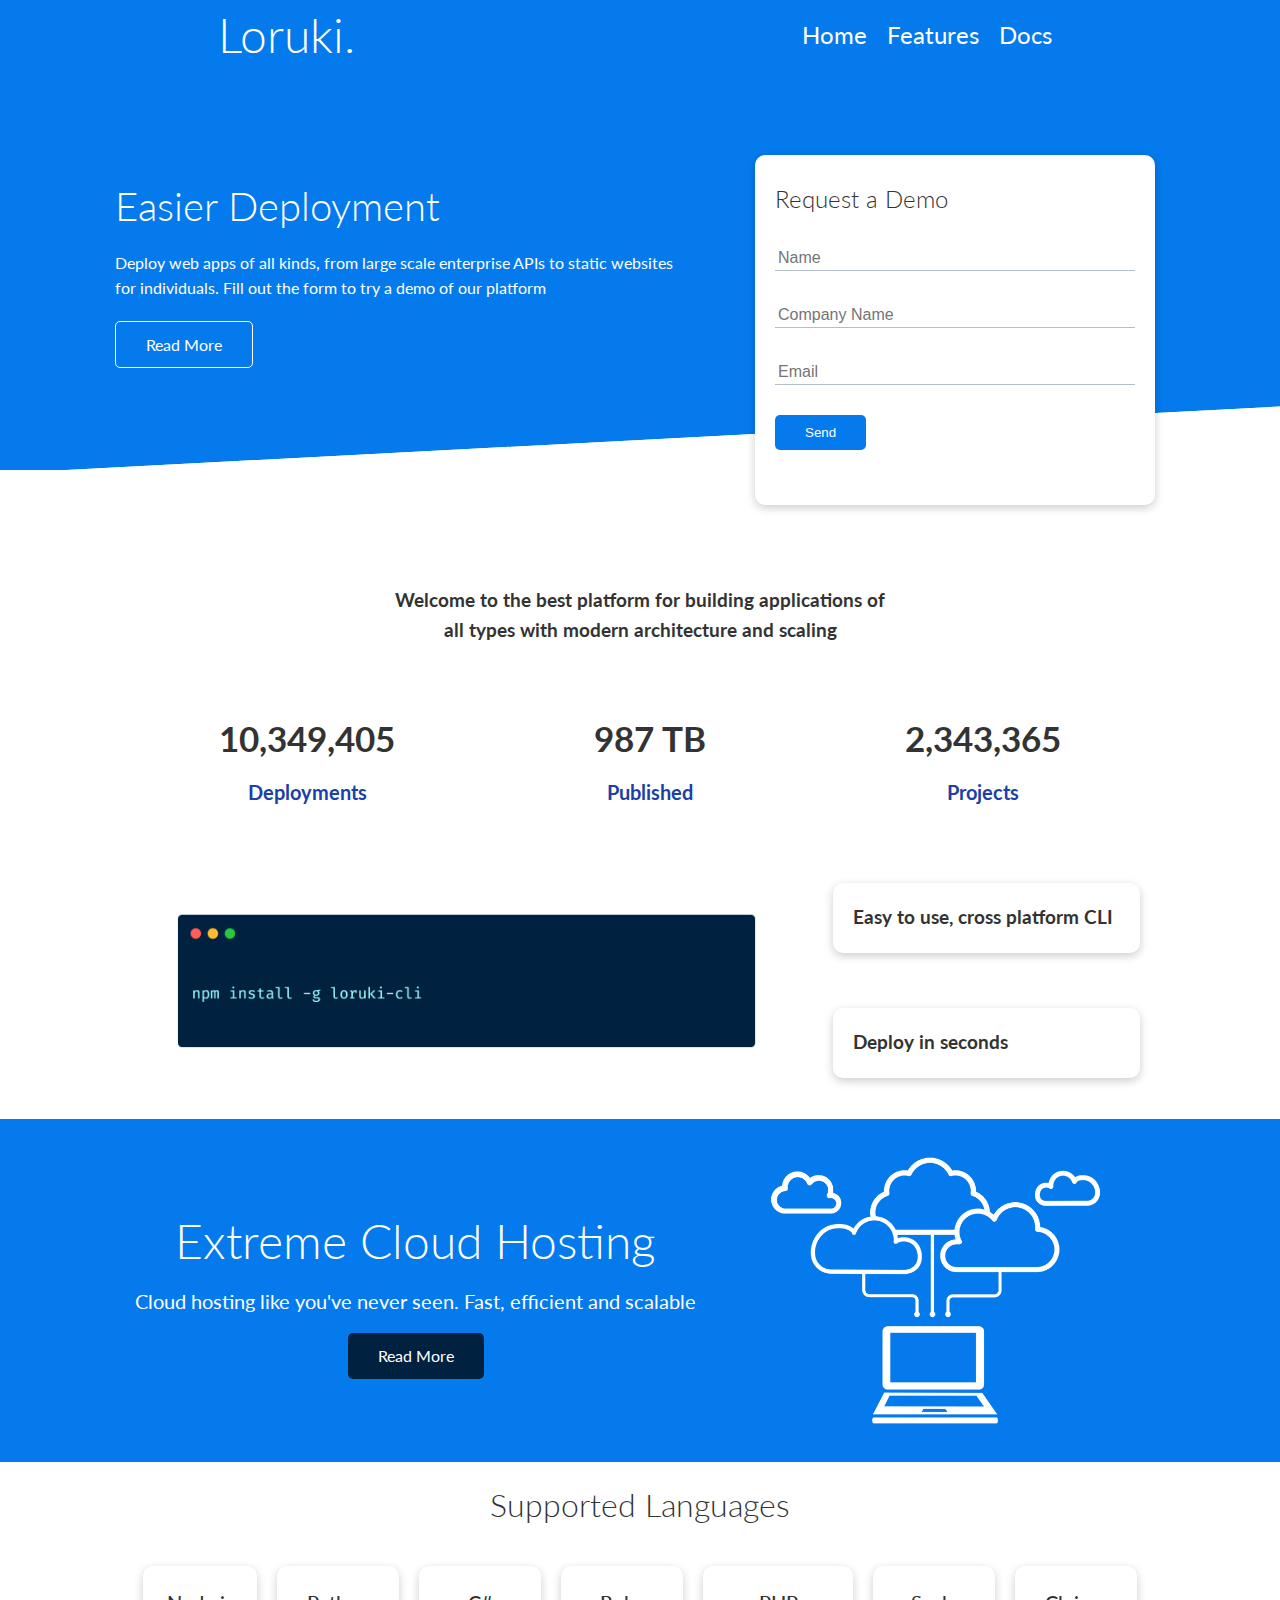
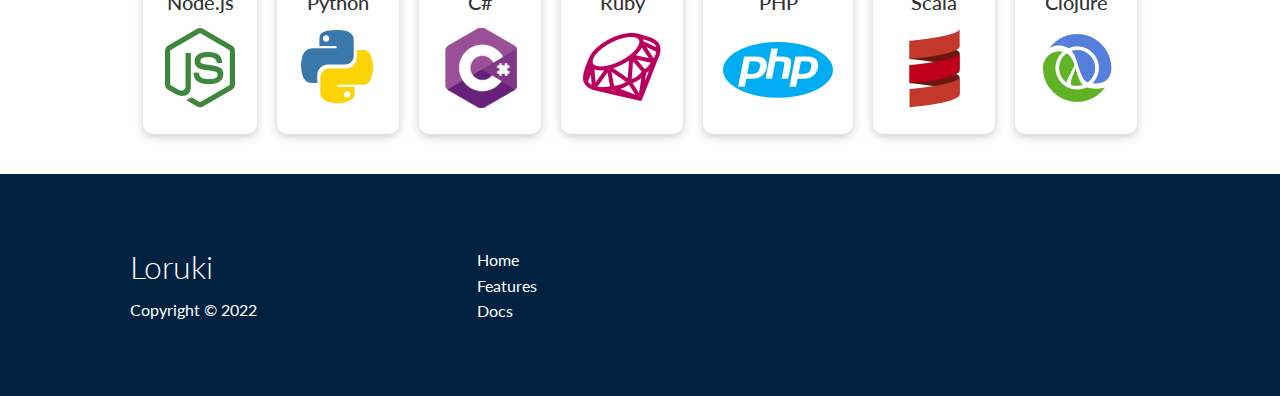
<file: index.html>
<!DOCTYPE html>
<html lang="en">
    <head>
        <meta charset="UTF-8" />
        <meta http-equiv="X-UA-Compatible" content="IE=edge" />
        <meta name="viewport" content="width=device-width, initial-scale=1.0" />
        <link
            rel="stylesheet"
            href="https://cdnjs.cloudflare.com/ajax/libs/font-awesome/6.1.2/css/all.min.css"
            integrity="sha512-1sCRPdkRXhBV2PBLUdRb4tMg1w2YPf37qatUFeS7zlBy7jJI8Lf4VHwWfZZfpXtYSLy85pkm9GaYVYMfw5BC1A=="
            crossorigin="anonymous"
            referrerpolicy="no-referrer"
        />
        <link rel="stylesheet" href="css/style.css" />
        <link rel="stylesheet" href="css/utilities.css" />
        <title>Loruki | Cloud Hosting For Everyone</title>
    </head>
    <body>
        <!-- Navbar -->
        <!-- <button class="hidden back">
            <i class="fas fa-arrow-up"></i>
        </button> -->
        <div class="navbar">
            <div class="flex">
                <h1 class="logo">Loruki.</h1>
                <nav class="fnav">
                    <ul>
                        <li><a href="index.html">Home</a></li>
                        <li><a href="Features.html">Features</a></li>
                        <li><a href="Docs.html">Docs</a></li>
                    </ul>
                </nav>
            </div>
        </div>

        <!-- Showcase -->
        <section id="top" name="top" class="showcase">
            <div class="container grid">
                <div class="showcase-text">
                    <h1>Easier Deployment</h1>
                    <p>
                        Deploy web apps of all kinds, from large scale
                        enterprise APIs to static websites for individuals. Fill
                        out the form to try a demo of our platform
                    </p>
                    <a href="features.html" class="btn btn-s btn-outline"
                        >Read More</a
                    >
                </div>

                <div class="showcase-form card">
                    <h2>Request a Demo</h2>
                    <form
                        name="contact"
                        method="POST"
                        data-netlify="true"
                        netlify-honeypot=""
                        bot-field
                    >
                     
                        <div class="form-control">
                            <input
                                type="text"
                                name="name"
                                placeholder="Name"
                                required
                            />
                        </div>
                        <div class="form-control">
                            <input
                                type="text"
                                name="company"
                                placeholder="Company Name"
                                required
                            />
                        </div>
                        <div class="form-control">
                            <input
                                type="email"
                                name="email"
                                placeholder="Email"
                                required
                            />
                        </div>
                        <input
                            type="submit"
                            value="Send"
                            class="btn btn-primary"
                        />
                    </form>
                </div>
            </div>
        </section>

        <!-- stats -->
        <section class="stats">
            <div class="container">
                <h3 class="stats-heading text-center my-1">
                    Welcome to the best platform for building applications of
                    all types with modern architecture and scaling
                </h3>
                <div class="things">
                    <div class="things grid grid-3 text-center my-4">
                        <div>
                            <i class="fas fa-server fa-3x"></i>
                            <h3>10,349,405</h3>
                            <p class="text-secondary">Deployments</p>
                        </div>
                        <div>
                            <i class="fas fa-upload fa-3x"></i>
                            <h3>987 TB</h3>
                            <p class="text-secondary">Published</p>
                        </div>
                        <div>
                            <i class="fas fa-project-diagram fa-3x"></i>
                            <h3>2,343,365</h3>
                            <p class="text-secondary">Projects</p>
                        </div>
                    </div>
                </div>
            </div>
        </section>

        <!-- CLI -->
        <section class="cli">
            <div class="container grid">
                <img src="images/cli.png" alt="" />
                <div class="card">
                    <h3>Easy to use, cross platform CLI</h3>
                </div>
                <div class="card">
                    <h3>Deploy in seconds</h3>
                </div>
            </div>
        </section>

        <!-- Cloud Hosting -->
        <section class="cloud bg-primary my-2 py-2">
            <div class="container grid">
                <div class="text-center cloud-desc">
                    <h2 class="lg">Extreme Cloud Hosting</h2>
                    <p class="lead my-1">
                        Cloud hosting like you've never seen. Fast, efficient
                        and scalable
                    </p>
                    <a href="features.html" class="btn btn-dark">Read More</a>
                </div>
                <img src="images/cloud.png" alt="" />
            </div>
        </section>

        <!-- langs -->
        <section class="languages">
            <h2 class="md text-center my-2">Supported Languages</h2>
            <div class="container flex langs">
                <div class="card">
                    <h4>Node.js</h4>
                    <img src="images/logos/node.png" alt="" />
                </div>
                <div class="card">
                    <h4>Python</h4>
                    <img src="images/logos/python.png" alt="" />
                </div>
                <div class="card">
                    <h4>C#</h4>
                    <img src="images/logos/csharp.png" alt="" />
                </div>
                <div class="card">
                    <h4>Ruby</h4>
                    <img src="images/logos/ruby.png" alt="" />
                </div>
                <div class="card">
                    <h4>PHP</h4>
                    <img src="images/logos/php.png" alt="" />
                </div>
                <div class="card">
                    <h4>Scala</h4>
                    <img src="images/logos/scala.png" alt="" />
                </div>
                <div class="card">
                    <h4>Clojure</h4>
                    <img src="images/logos/clojure.png" alt="" />
                </div>
            </div>
        </section>

        <!-- footer -->
        <footer class="footer bg-dark py-5">
            <div class="container grid grid-3">
                <div>
                    <h1>Loruki</h1>
                    <p>Copyright &copy; 2022</p>
                </div>
                <nav>
                    <ul>
                        <li><a href="index.html">Home</a></li>
                        <li><a href="features.html">Features</a></li>
                        <li><a href="docs.html">Docs</a></li>
                    </ul>
                </nav>
                <div class="social">
                    <a href="#"><i class="fab fa-github fa-2x"></i></a>
                    <a href="#"><i class="fab fa-facebook fa-2x"></i></a>
                    <a href="#"><i class="fab fa-instagram fa-2x"></i></a>
                    <a href="#"><i class="fab fa-twitter fa-2x"></i></a>
                </div>
            </div>
        </footer>
        <script src="script.js"></script>
    </body>
</html>
</file>
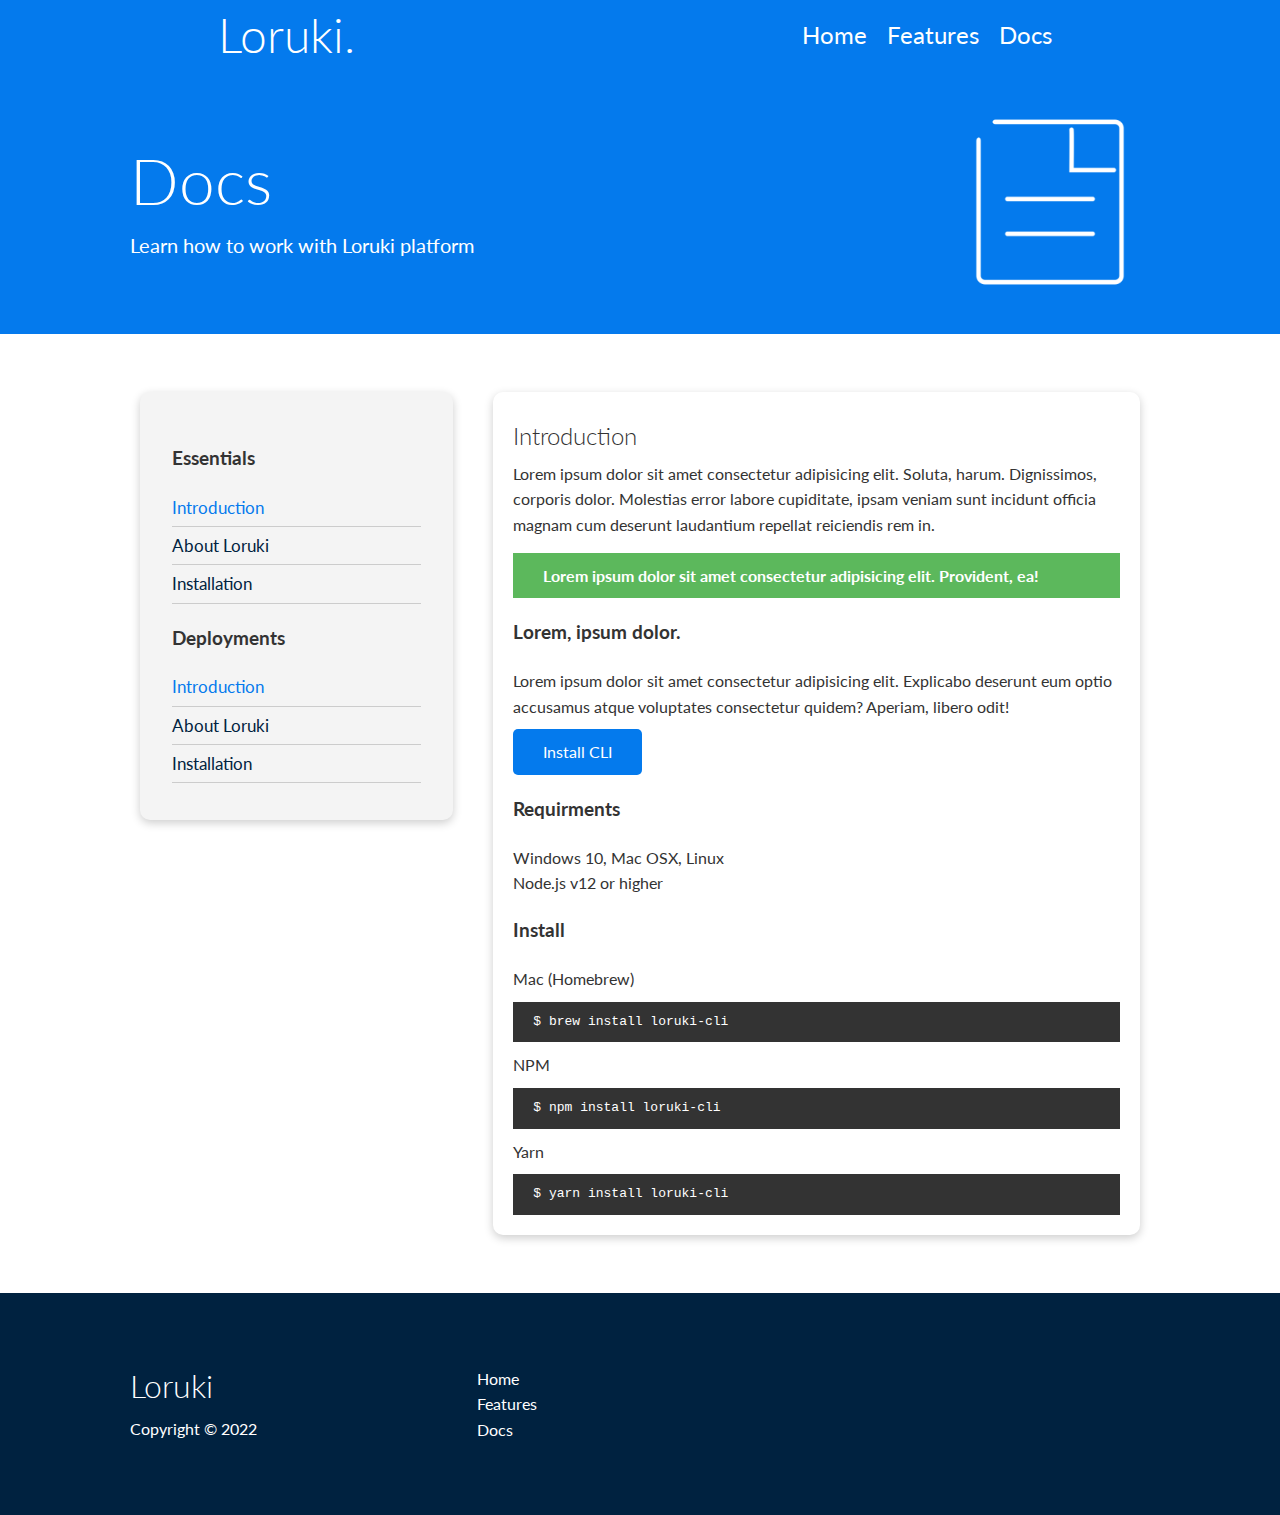
<file: docs.html>
<!DOCTYPE html>
<html lang="en">
    <head>
        <meta charset="UTF-8" />
        <meta http-equiv="X-UA-Compatible" content="IE=edge" />
        <meta name="viewport" content="width=device-width, initial-scale=1.0" />
        <link
            rel="stylesheet"
            href="https://cdnjs.cloudflare.com/ajax/libs/font-awesome/6.1.2/css/all.min.css"
            integrity="sha512-1sCRPdkRXhBV2PBLUdRb4tMg1w2YPf37qatUFeS7zlBy7jJI8Lf4VHwWfZZfpXtYSLy85pkm9GaYVYMfw5BC1A=="
            crossorigin="anonymous"
            referrerpolicy="no-referrer"
        />
        <link rel="stylesheet" href="css/style.css" />
        <link rel="stylesheet" href="css/utilities.css" />
        <title>Loruki | Cloud Hosting For Everyone</title>
    </head>
    <body>
        <!-- Navbar -->
        <!-- <button class="hidden back">
            <i class="fas fa-arrow-up"></i>
        </button> -->
        <div class="navbar">
            <div class="flex">
                <h1 class="logo">Loruki.</h1>
                <nav class="fnav">
                    <ul>
                        <li><a href="index.html">Home</a></li>
                        <li><a href="Features.html">Features</a></li>
                        <li><a href="Docs.html">Docs</a></li>
                    </ul>
                </nav>
            </div>
        </div>

        <!-- Head -->
        <section class="docs-head bg-primary py-3">
            <div class="container grid">
                <div>
                    <h1 class="xl">Docs</h1>
                    <p class="lead">Learn how to work with Loruki platform</p>
                </div>
                <img class="images" src="images/docs.png" alt="" />
            </div>
        </section>

        <!-- docs main -->
        <section class="docs-main my-4">
            <div class="container grid">
                <div class="card bg-light p-3">
                    <h3 class="my-2">Essentials</h3>
                    <nav>
                        <ul>
                            <li><a href="#" class="text-primary">Introduction</a></li>
                            <li><a href="#">About Loruki</a></li>
                            <li><a href="#">Installation</a></li>
                        </ul>
                    </nav>
                    <h3 class="my-2">Deployments</h3>
                    <nav>
                        <ul>
                            <li><a href="#">Introduction</a></li>
                            <li><a href="#">About Loruki</a></li>
                            <li><a href="#">Installation</a></li>
                        </ul>
                    </nav>
                </div>
                <div class="card">
                    <h2>Introduction</h2>
                    <p>
                        Lorem ipsum dolor sit amet consectetur adipisicing elit.
                        Soluta, harum. Dignissimos, corporis dolor. Molestias
                        error labore cupiditate, ipsam veniam sunt incidunt
                        officia magnam cum deserunt laudantium repellat
                        reiciendis rem in.
                    </p>
                    <div class="alert alert-success">
                        <i class="fas fa-info"></i>
                        Lorem ipsum dolor sit amet consectetur adipisicing elit.
                        Provident, ea!
                    </div>
                    <h3>Lorem, ipsum dolor.</h3>
                    <p>
                        Lorem ipsum dolor sit amet consectetur adipisicing elit.
                        Explicabo deserunt eum optio accusamus atque voluptates
                        consectetur quidem? Aperiam, libero odit!
                    </p>
                    <a href="" class="btn btn-primary">Install CLI</a>

                    <h3>Requirments</h3>
                    <ul>
                        <li>Windows 10, Mac OSX, Linux</li>
                        <li>Node.js v12 or higher</li>
                    </ul>

                    <h3>Install</h3>
                    <p>Mac (Homebrew)</p>
                    <pre><code>$ brew install loruki-cli</code></pre>
                    <p>NPM</p>
                    <pre><code>$ npm install loruki-cli</code></pre>
                    <p>Yarn</p>
                    <pre><code>$ yarn install loruki-cli</code></pre>
                </div>
            </div>
        </section>

        <!-- footer -->
        <footer class="footer bg-dark py-5">
            <div class="container grid grid-3">
                <div>
                    <h1>Loruki</h1>
                    <p>Copyright &copy; 2022</p>
                </div>
                <nav>
                    <ul>
                        <li><a href="index.html">Home</a></li>
                        <li><a href="features.html">Features</a></li>
                        <li><a href="docs.html">Docs</a></li>
                    </ul>
                </nav>
                <div class="social">
                    <a href="#"><i class="fab fa-github fa-2x"></i></a>
                    <a href="#"><i class="fab fa-facebook fa-2x"></i></a>
                    <a href="#"><i class="fab fa-instagram fa-2x"></i></a>
                    <a href="#"><i class="fab fa-twitter fa-2x"></i></a>
                </div>
            </div>
        </footer>
        <script src="script.js"></script>
    </body>
</html>
</file>
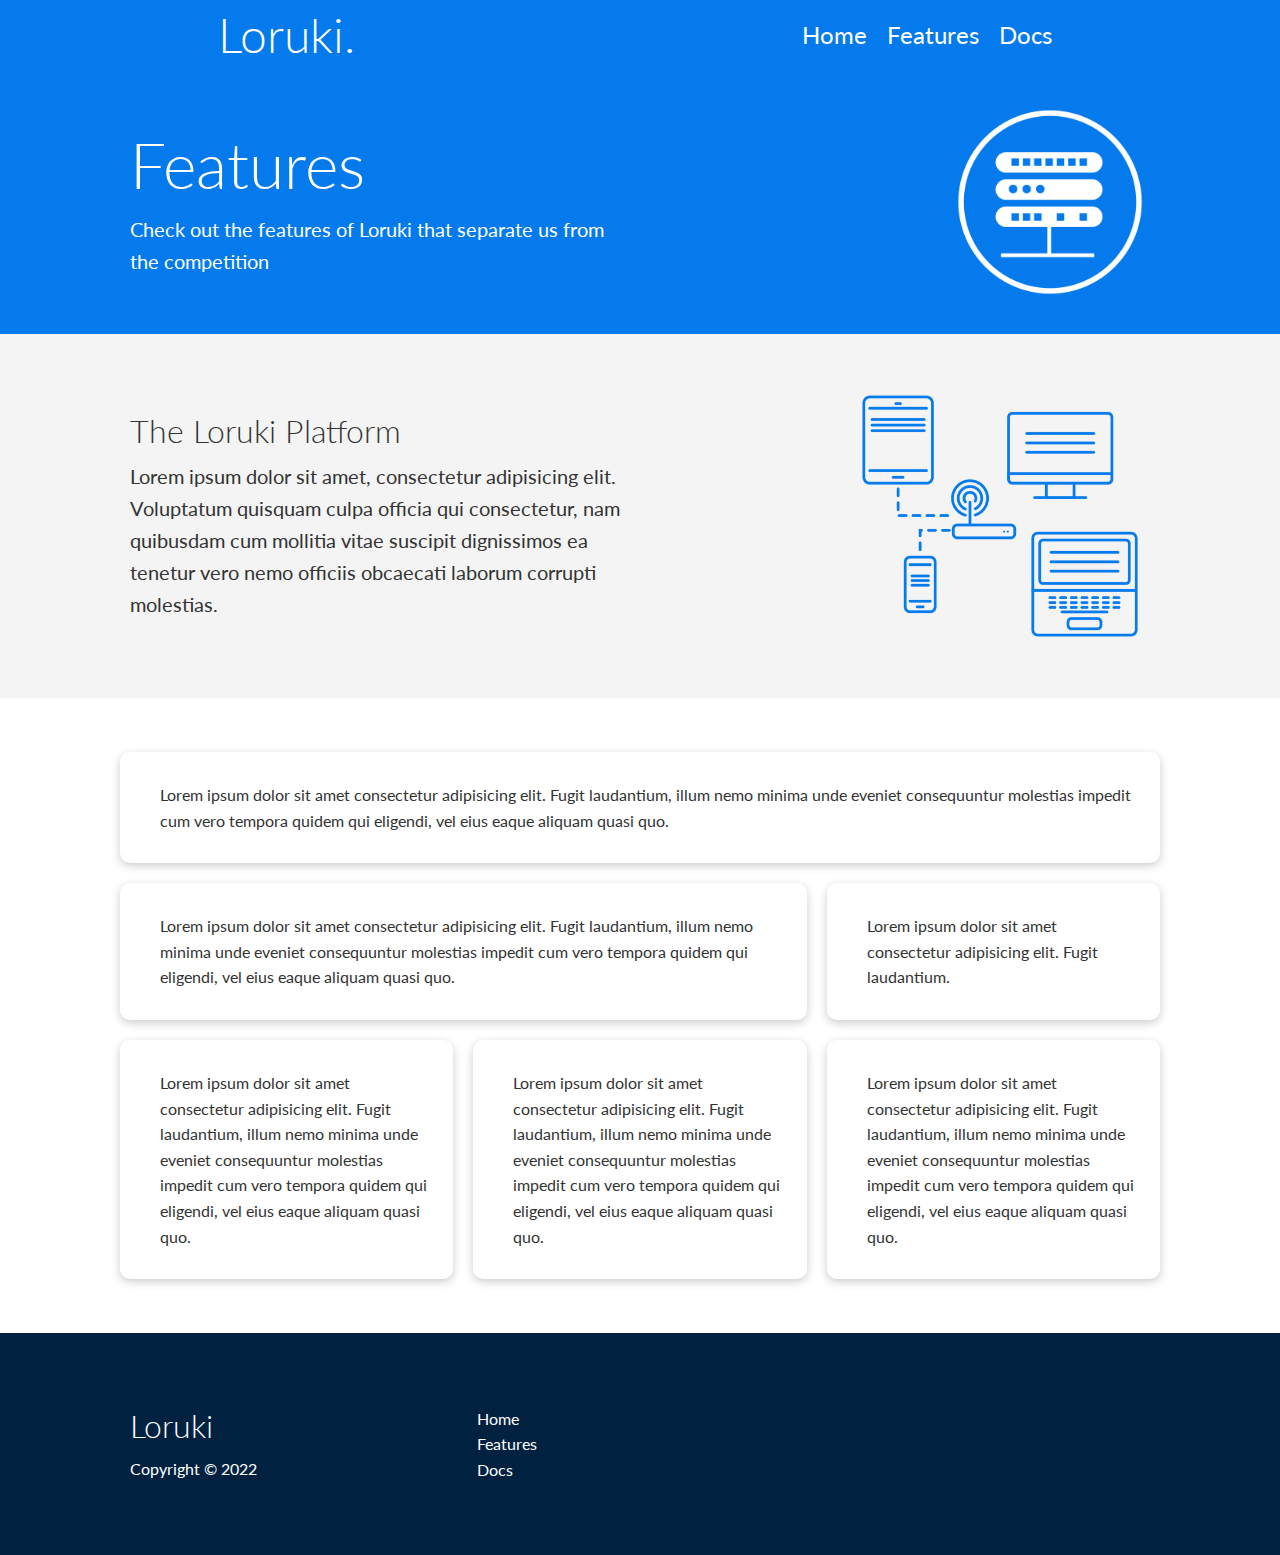
<file: features.html>
<!DOCTYPE html>
<html lang="en">
    <head>
        <meta charset="UTF-8" />
        <meta http-equiv="X-UA-Compatible" content="IE=edge" />
        <meta name="viewport" content="width=device-width, initial-scale=1.0" />
        <link
            rel="stylesheet"
            href="https://cdnjs.cloudflare.com/ajax/libs/font-awesome/6.1.2/css/all.min.css"
            integrity="sha512-1sCRPdkRXhBV2PBLUdRb4tMg1w2YPf37qatUFeS7zlBy7jJI8Lf4VHwWfZZfpXtYSLy85pkm9GaYVYMfw5BC1A=="
            crossorigin="anonymous"
            referrerpolicy="no-referrer"
        />
        <link rel="stylesheet" href="css/style.css" />
        <link rel="stylesheet" href="css/utilities.css" />
        <title>Loruki | Cloud Hosting For Everyone</title>
    </head>
    <body>
        <!-- Navbar -->
        <!-- <button class="hidden back">
            <i class="fas fa-arrow-up"></i>
        </button> -->
        <div class="navbar">
            <div class="flex">
                <h1 class="logo">Loruki.</h1>
                <nav class="fnav">
                    <ul>
                        <li><a href="index.html">Home</a></li>
                        <li><a href="Features.html">Features</a></li>
                        <li><a href="Docs.html">Docs</a></li>
                    </ul>
                </nav>
            </div>
        </div>

        <!-- Head -->
        <section class="features-head bg-primary py-3">
            <div class="container grid">
                <div>
                    <h1 class="xl">Features</h1>
                    <p class="lead">
                        Check out the features of Loruki that separate us from
                        the competition
                    </p>
                </div>
                <img class="images" src="images/server.png" alt="" />
            </div>
        </section>

        <!-- Subhead -->
        <section class="features-sub-head bg-light py-3">
            <div class="container grid">
                <div>
                    <h1 class="md">The Loruki Platform</h1>
                    <p class="lead">
                        Lorem ipsum dolor sit amet, consectetur adipisicing
                        elit. Voluptatum quisquam culpa officia qui consectetur,
                        nam quibusdam cum mollitia vitae suscipit dignissimos ea
                        tenetur vero nemo officiis obcaecati laborum corrupti
                        molestias.
                    </p>
                </div>
                <img src="images/server2.png" alt="" />
            </div>
        </section>

        <section class="features-main my-2">
            <div class="container grid grid-3">
                <div class="card flex">
                    <i class="fas fa-server fa-3x"> </i>
                    <p>
                        Lorem ipsum dolor sit amet consectetur adipisicing elit.
                        Fugit laudantium, illum nemo minima unde eveniet
                        consequuntur molestias impedit cum vero tempora quidem
                        qui eligendi, vel eius eaque aliquam quasi quo.
                    </p>
                </div>
                <div class="card flex">
                    <i class="fas fa-server fa-3x"> </i>
                    <p>
                        Lorem ipsum dolor sit amet consectetur adipisicing elit.
                        Fugit laudantium, illum nemo minima unde eveniet
                        consequuntur molestias impedit cum vero tempora quidem
                        qui eligendi, vel eius eaque aliquam quasi quo.
                    </p>
                </div>
                <div class="card flex">
                    <i class="fas fa-server fa-3x"> </i>
                    <p>
                        Lorem ipsum dolor sit amet consectetur adipisicing elit.
                        Fugit laudantium.
                    </p>
                </div>
                <div class="card flex">
                    <i class="fas fa-server fa-3x"> </i>
                    <p>
                        Lorem ipsum dolor sit amet consectetur adipisicing elit.
                        Fugit laudantium, illum nemo minima unde eveniet
                        consequuntur molestias impedit cum vero tempora quidem
                        qui eligendi, vel eius eaque aliquam quasi quo.
                    </p>
                </div>
                <div class="card flex">
                    <i class="fas fa-server fa-3x"> </i>
                    <p>
                        Lorem ipsum dolor sit amet consectetur adipisicing elit.
                        Fugit laudantium, illum nemo minima unde eveniet
                        consequuntur molestias impedit cum vero tempora quidem
                        qui eligendi, vel eius eaque aliquam quasi quo.
                    </p>
                </div>
                <div class="card flex">
                    <i class="fas fa-server fa-3x"> </i>
                    <p>
                        Lorem ipsum dolor sit amet consectetur adipisicing elit.
                        Fugit laudantium, illum nemo minima unde eveniet
                        consequuntur molestias impedit cum vero tempora quidem
                        qui eligendi, vel eius eaque aliquam quasi quo.
                    </p>
                </div>
            </div>
        </section>

        <!-- footer -->
        <footer class="footer bg-dark py-5">
            <div class="container grid grid-3">
                <div>
                    <h1>Loruki</h1>
                    <p>Copyright &copy; 2022</p>
                </div>
                <nav>
                    <ul>
                        <li><a href="index.html">Home</a></li>
                        <li><a href="features.html">Features</a></li>
                        <li><a href="docs.html">Docs</a></li>
                    </ul>
                </nav>
                <div class="social">
                    <a href="#"><i class="fab fa-github fa-2x"></i></a>
                    <a href="#"><i class="fab fa-facebook fa-2x"></i></a>
                    <a href="#"><i class="fab fa-instagram fa-2x"></i></a>
                    <a href="#"><i class="fab fa-twitter fa-2x"></i></a>
                </div>
            </div>
        </footer>
        <script src="script.js"></script>
    </body>
</html>
</file>
<file: css/style.css>
@import url("https://fonts.googleapis.com/css2?family=Caveat&family=Lato:wght@300&family=Permanent+Marker&family=Poppins:ital,wght@0,100;0,200;0,300;0,400;0,500;0,600;0,700;0,800;0,900;1,100;1,200;1,300;1,400;1,500;1,600;1,700;1,800;1,900&display=swap");

:root {
    --primary-color: #047aed;
    --secondary-color: #1c3fa8;
    --dark-color: #002240;
    --light-color: #f4f4f4;
    --success-color:#5cb85c;
    --error-color:#d9534f;
}

* {
    box-sizing: border-box;
    padding: 0px;
    margin: 0px;
}

body {
    font-family: "Lato", sans-serif;
    color: #333;
    line-height: 1.6;
}

ul {
    list-style-type: none;
}

a {
    text-decoration: none;
    color: #333;
}

h1,
h2 {
    font-weight: 300;
    line-height: 1.2;
    margin: 10px 0;
}

p {
    margin: 10px 0;
}

img {
    width: 100%;
}

code, pre {
    background-color: #333;
    color: #fff;
    padding: 10px;
}

.hidden {
    transition: all 0.2s ease;
    /* visibility: hidden; */
    /* animation: hide 0.5s 1 forwards; */
}
.hidden2 {
    visibility: hidden;
}
.back {
    width: 70px;
    height: 70px;
    font-size: 2rem;
    background-color: #047aed;
    color: #f4f4f4;
    border: #047aed;
    border-radius: 50%;
    position: fixed;
    top: 0;
    z-index: 999999;
    transition: all 1s ease;
    cursor: pointer;
    /* animation: come 0.5s 1 forwards; */
}
@keyframes hide {
    0% {
        opacity: 100%;
    }
    25% {
        opacity: 75%;
    }
    50% {
        opacity: 50%;
    }
    75% {
        opacity: 25%;
    }
    100% {
        opacity: 0%;
        /* visibility: hidden; */
    }
}
@keyframes come {
    0% {
        opacity: 0%;
    }
    25% {
        opacity: 25%;
    }
    50% {
        opacity: 50%;
    }
    75% {
        opacity: 75%;
    }
    100% {
        opacity: 100%;
        /* visibility: visible; */
    }
}
.navbar {
    background-color: var(--primary-color);
    color: #fff;
    height: 70px;
    z-index: 99999;
    position: fixed;
    top: 0px;
    left: 0;
    right: 0;
}

.navbar h1 {
    font-size: 3rem;
}

.navbar ul {
    display: flex;
}

.navbar ul li a {
    color: #fff;
    padding: 0 10px;
    font-size: 1.5rem;
}
.navbar ul li {
    display: flex;
}

.navbar a:hover {
    border-bottom: 2px solid #fff;
}

.navbar .flex {
    justify-content: space-around;
}
/* Showcase */
.showcase {
    height: 400px;
    background-color: var(--primary-color);
    color: #fff;
    position: relative;
}

.showcase-text {
    animation: slideInFromLeft 1s ease;
}

.showcase h1 {
    font-size: 40px;
}

.showcase p {
    margin: 20px 0;
}

.showcase .grid {
    grid-template-columns: 55% 45%;
    gap: 30px;
    overflow: visible;
}

.showcase-form {
    position: relative;
    top: 60px;
    height: 350px;
    width: 400px;
    padding: 40px;
    z-index: 100;
    justify-self: flex-end;
    animation: slideInFromRight 1s ease;
}

.showcase-form .form-control {
    margin: 30px 0;
}

.showcase-form input[type="text"],
.showcase-form input[type="email"] {
    border: 0;
    border-bottom: 1px solid #b4becb;
    width: 100%;
    padding: 3px;
    font-size: 16px;
}

.showcase-form input:focus {
    outline: none;
}

.showcase::before,
.showcase::after {
    content: "";
    position: absolute;
    height: 100px;
    bottom: -70px;
    right: 0;
    left: 0;
    background-color: #fff;
    transform: skewY(-3deg);
    -webkit-transform: skewY(-3deg);
    -moz-transform: skewY(-3deg);
    -ms-transform: skewY(-3deg);
}

.stats {
    padding-top: 100px;
    animation: slideInFromBottom 1s ease;
}

.stats .container {
    display: flex;
    flex-direction: column;
    align-items: center;
}

.stats-heading {
    max-width: 500px;
}

.stats .grid h3 {
    font-size: 35px;
}

.stats .grid p {
    font-size: 20px;
    font-weight: bold;
}

.stats .things {
    display: flex;
    justify-content: space-around;
    width: 100%;
}

/* Cli */
.cli .grid {
    grid-template-columns: repeat(3, 1fr);
    grid-template-rows: repeat(2, 1fr);
}

.cli .grid > *:first-child {
    grid-column: 1 / span 2;
    grid-row: 1 / span 2;
}

.cloud .grid {
    grid-template-columns: 4fr 3fr;
}

/* langs */
.langs {
    display: flex;
    flex-direction: row;
    justify-content: center;
    align-items: center;
    flex-wrap: wrap;
}
.languages .card {
    text-align: center;
    margin: 18px 10px 40px;
    transition: transform 0.2s ease;
}

.langs .card h4 {
    font-size: 20px;
    font-weight: 500;
    margin-bottom: 10px;
}

.languages .card:hover {
    transform: translateY(-15px);
}

/* Features */

.features-head ,.docs-head, .showcase{
    margin-top:70px;
}

.features-head img ,.docs-head img{
    width: 200px;
    justify-self: flex-end;
}

.features-sub-head img {
    width: 300px;
    justify-self: flex-end;
}

.features-main .card > i {
    margin-right: 20px;
}
.features-main .card {
    height: fit-content;
    margin: 0;
}

.features-main .grid {
    padding: 30px;
    grid-auto-flow: dense;
    
}

.features-main .grid >  *:first-child{
    grid-column: 1 / span 3;
}
.features-main .grid >  *:nth-child(2){
    grid-column: 1 / span 2;
}

/* docs */

.docs-main li a {
    color: var(--dark-color);
}
.docs-main ul:first-child li:first-child a {
    color: var(--primary-color);
}

.docs-main h3 {
    margin: 20px 0 ;
}

.docs-main .grid {
    grid-template-columns: 1fr 2fr;
    align-items: start;
}

.docs-main nav li {
    font-size: 17px;
    padding-bottom: 5px;
    margin-bottom: 5px;
    border-bottom: 1px #ccc solid;
}
.docs-main a:hover {
    font-weight: bold;

}

.social a {
    margin: 0 10px;
}

/* animations */
@keyframes slideInFromLeft {
    0%{
        transform: translateX(-100%);
    }

    100% {
        transform: translateX(0);
    }
}
@keyframes slideInFromRight {
    0%{
        transform: translateX(100%);
    }

    100% {
        transform: translateX(0);
    }
}
@keyframes slideInFromTop {
    0%{
        transform: translateY(-100%);
    }

    100% {
        transform: translateY(0);
    }
}
@keyframes slideInFromBottom {
    0%{
        transform: translateY(100%);
    }

    100% {
        transform: translateY(0);
    }
}

/* Tablets and under */
@media (max-width: 927px) {
    .grid,
    .showcase .grid,
    .stats .grid,
    .cli .grid,
    .cloud .grid ,
    .features-head .grid,
    .docs-head .grid,
    .features-main .grid,
    .features-sub-head .grid,
    .docs-main .grid{
        grid-template-columns: 1fr;
        grid-template-rows: 1fr;
    }
    .features-main .grid > *:first-child,
    .features-main .grid > *:nth-child(2) {
        grid-column: 1;
    }

    .back {
        display: none;
    }

    .navbar {
        position: relative;
    }
    .navbar .flex {
        flex-direction: row;
    }
    .things {
        flex-direction: column;
    }

    .showcase, .docs-head, .features-head {
        height: auto;
        margin-top: 0;
    }

    .showcase-text {
        text-align: center;
        margin-top: 40px;
    }

    .showcase-form {
        justify-self: center;
        align-self: center;
        margin: auto;
        text-align: center;
    }
    .showcase-form input {
        text-align: center;
    }

    .cli .grid > *:first-child {
        grid-column: 1;
        grid-row: 1;
    }

    .features-head,
    .features-sub-head,
    .docs-head {
        text-align: center;
        
    }
    .features-head img,
    .features-sub-head img,
    .docs-head img{
        justify-self: center;
        
    }

    .cloud img {
        justify-self: center;
        width: 80%;
    }
    .cloud .lg {
        font-size: 2.5rem;
    }
}

/* Mobile */
@media (max-width: 500px) {
    .navbar {
        height: 150px;
        position: relative;
    }

    .navbar .flex {
        flex-direction: column;
    }

    .navbar ul {
        padding: 10px;
        background-color: rgba(0, 0, 0, 0.1);
    }
    .showcase-text{
        animation: slideInFromTop 1s ease;
    }
    .showcase-form {
        animation: slideInFromBottom 1s ease;
    }
}
</file>
<file: css/utilities.css>
.container {
    max-width: 1100px;
    margin: 0 auto;
    overflow: visible;
    padding: 0 40px;
}

.card {
    background-color: #fff;
    color: #333;
    border-radius: 10px;
    box-shadow: 0 3px 10px rgba(0, 0, 0, 0.2);
    padding: 20px;
    margin: 10px;
}

.btn {
    display: inline-block;
    padding: 10px 30px;
    cursor: pointer;
    background: var(--primary-color);
    color: #fff;
    border: none;
    border-radius: 5px;
    transition: all 0.8s;
}

.btn-outline {
    background-color: transparent;
    border: 1px #fff solid;
}

.btn:hover {
    transform: scale(1.1);
}

/* backgrounds and colored btns */
.bg-primary,
.btn-primary {
    background-color: var(--primary-color);
    color: #fff;
}
.bg-secondary,
.btn-secondary {
    background-color: var(--secondary-color);
    color: #fff;
}
.bg-dark,
.btn-dark {
    background-color: var(--dark-color);
    color: #fff;
}
.bg-light,
.btn-light {
    background-color: var(--light-color);
    color: #333;
}
.bg-primary a,
.btn-primary a,
.bg-secondary a,
.btn-secondary a,
.bg-dark a,
.btn-dark a,
.bg-light a,
.btn-light a {
    color: #fff;
}

/* text colors */
.text-primary {
    color: var(--primary-color);
}
.text-secondary {
    color: var(--secondary-color);
}
.text-dark {
    color: var(--dark-color);
}
.text-light {
    color: var(--light-color);
}

/* text sizes */
.lead {
    font-size: 20px;
}

.sm {
    font-size: 1rem;
}

.md {
    font-size: 2rem;
}

.lg {
    font-size: 3rem;
}

.xl {
    font-size: 4rem;
}

.text-center {
    text-align: center;
}

/* alert */
.alert {
    background-color: var(--light-color);
    padding: 10px 20px;
    font-weight: bold;
    margin: 15px 0;
}
.alert i {
    margin-right: 10px;
}
.alert-success {
    background-color: var(--success-color);
    color: #fff;
}
.alert-error {
    background-color: var(--error-color);
    color: #fff;
}

.flex {
    display: flex;
    justify-content: center;
    align-items: center;
    height: 100%;
}

.grid {
    display: grid;
    grid-template-columns: repeat(2, 1fr);
    gap: 20px;
    justify-content: center;
    align-items: center;
    height: 100%;
    overflow: visible;
}

.grid-3 {
    grid-template-columns: repeat(3, 1fr);
}

/* Margin */
.my-1 {
    margin: 1rem 0;
}

.my-2 {
    margin: 1.5rem 0;
}

.my-3 {
    margin: 2rem 0;
}

.my-4 {
    margin: 3rem 0;
}

.my-5 {
    margin: 4rem 0;
}

.m-1 {
    margin: 1rem;
}

.m-2 {
    margin: 1.5rem;
}

.m-3 {
    margin: 2rem;
}

.m-4 {
    margin: 3rem;
}

.m-5 {
    margin: 4rem;
}

/* padding */

.py-1 {
    padding: 1rem 0;
}

.py-2 {
    padding: 1.5rem 0;
}

.py-3 {
    padding: 2rem 0;
}

.py-4 {
    padding: 3rem 0;
}

.py-5 {
    padding: 4rem 0;
}

.p-1 {
    padding: 1rem;
}

.p-2 {
    padding: 1.5rem;
}

.p-3 {
    padding: 2rem;
}

.p-4 {
    padding: 3rem;
}

.p-5 {
    padding: 4rem;
}
</file>
